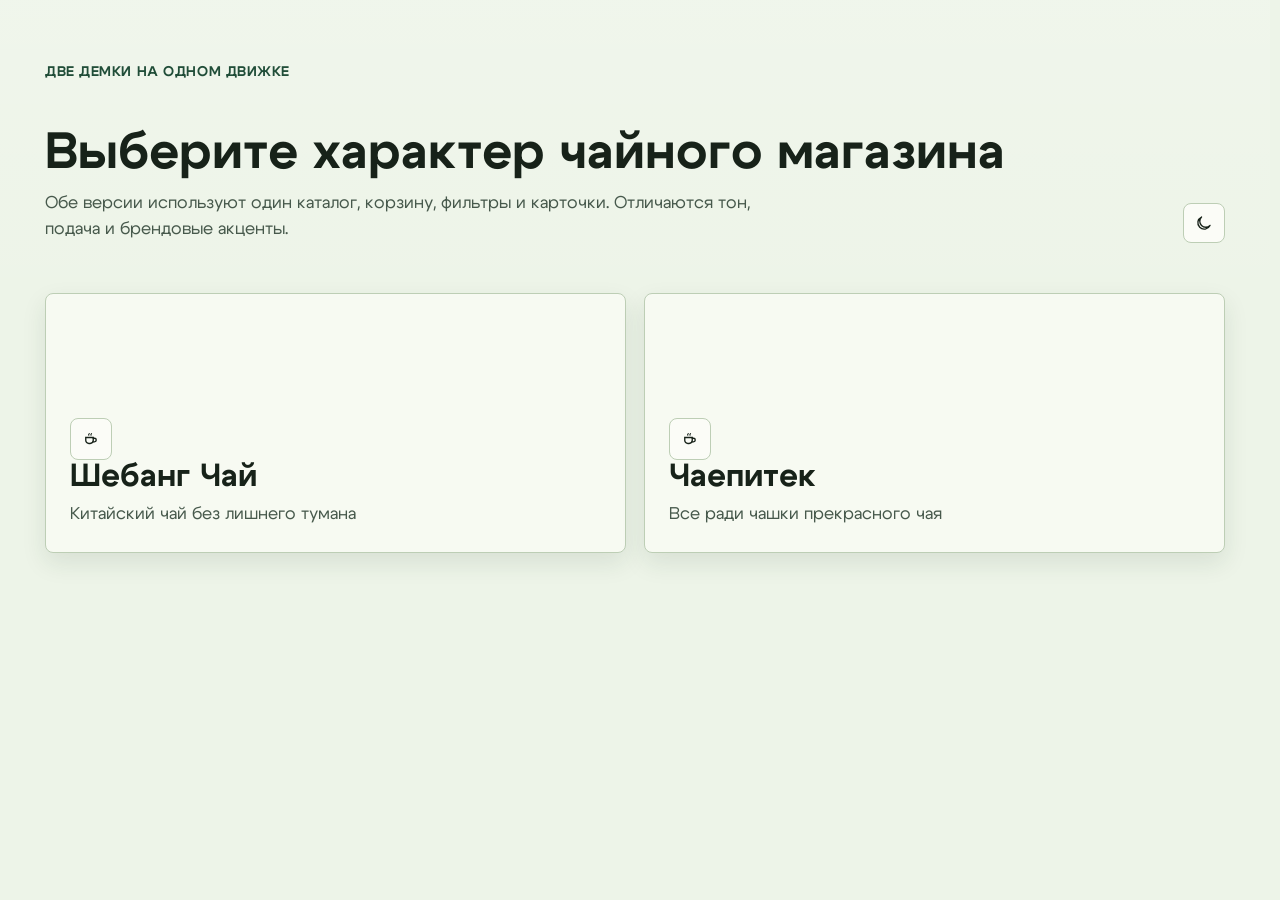
<file: index.html>
<!doctype html>
<html lang="ru">
  <head>
    <meta charset="utf-8">
    <meta name="viewport" content="width=device-width, initial-scale=1">
    <meta name="color-scheme" content="light dark">
    <title>Демка чайного магазина</title>
    <meta
      name="description"
      content="Статическая демка сайта чайной компании: каталог, карточки товара, корзина и две брендовые версии."
    >
    <link rel="stylesheet" href="styles/main.css">
  </head>
  <body>
    <tea-app></tea-app>
    <noscript>Для работы демки нужен JavaScript.</noscript>
    <script type="module" src="src/main.js"></script>
  </body>
</html>
</file>
<file: styles/main.css>
@font-face {
  font-family: "Cygre";
  src: url("../assets/fonts/cygre/Cygre-Regular.ttf") format("truetype");
  font-weight: 400;
  font-style: normal;
  font-display: swap;
}

@font-face {
  font-family: "Cygre";
  src: url("../assets/fonts/cygre/Cygre-Medium.ttf") format("truetype");
  font-weight: 500;
  font-style: normal;
  font-display: swap;
}

@font-face {
  font-family: "Cygre";
  src: url("../assets/fonts/cygre/Cygre-SemiBold.ttf") format("truetype");
  font-weight: 650;
  font-style: normal;
  font-display: swap;
}

@font-face {
  font-family: "Cygre";
  src: url("../assets/fonts/cygre/Cygre-Bold.ttf") format("truetype");
  font-weight: 700;
  font-style: normal;
  font-display: swap;
}

:root {
  color-scheme: light;
  --bg: #edf4e8;
  --bg-soft: #e3eddd;
  --surface: #f7faf2;
  --surface-strong: #fbfcf7;
  --surface-muted: #dce8d4;
  --text: #172219;
  --text-soft: #47594c;
  --muted: #66776b;
  --line: #bdceb5;
  --line-soft: #d4dfcf;
  --accent: #2f6d4f;
  --accent-strong: #204d38;
  --accent-soft: #d6eadc;
  --warning: #a96500;
  --danger: #a33b3b;
  --shadow: 0 18px 45px rgba(32, 54, 39, 0.14);
  --shadow-soft: 0 10px 24px rgba(32, 54, 39, 0.1);
  --radius: 8px;
  --header-h: 76px;
  --content: 1180px;
  --focus: 0 0 0 3px rgba(47, 109, 79, 0.22);
  --safe-bottom: env(safe-area-inset-bottom, 0px);
  --select-arrow: url("data:image/svg+xml,%3Csvg xmlns='http://www.w3.org/2000/svg' width='16' height='16' viewBox='0 0 16 16' fill='none'%3E%3Cpath d='M4 6l4 4 4-4' stroke='%2366776b' stroke-width='1.8' stroke-linecap='round' stroke-linejoin='round'/%3E%3C/svg%3E");
}

[data-theme="dark"] {
  color-scheme: dark;
  --bg: #101812;
  --bg-soft: #172219;
  --surface: #1b261e;
  --surface-strong: #223026;
  --surface-muted: #26372b;
  --text: #eef7ee;
  --text-soft: #c4d2c6;
  --muted: #9fb0a4;
  --line: #405442;
  --line-soft: #2e3f32;
  --accent: #83caa5;
  --accent-strong: #a7e0bf;
  --accent-soft: #203c2b;
  --warning: #e2ae5f;
  --danger: #ef9a9a;
  --shadow: 0 18px 45px rgba(0, 0, 0, 0.34);
  --shadow-soft: 0 10px 24px rgba(0, 0, 0, 0.25);
  --focus: 0 0 0 3px rgba(131, 202, 165, 0.24);
  --select-arrow: url("data:image/svg+xml,%3Csvg xmlns='http://www.w3.org/2000/svg' width='16' height='16' viewBox='0 0 16 16' fill='none'%3E%3Cpath d='M4 6l4 4 4-4' stroke='%239fb0a4' stroke-width='1.8' stroke-linecap='round' stroke-linejoin='round'/%3E%3C/svg%3E");
}

* {
  box-sizing: border-box;
}

html {
  min-width: 320px;
  overflow-x: clip;
  background: var(--bg);
  color: var(--text);
  scrollbar-gutter: stable;
}

body {
  margin: 0;
  min-height: 100vh;
  overflow-x: clip;
  padding-right: var(--scrollbar-gap, 0px);
  background:
    linear-gradient(180deg, rgba(255, 255, 255, 0.16), transparent 320px),
    var(--bg);
  color: var(--text);
  font-family:
    "Cygre", ui-sans-serif, system-ui, -apple-system, BlinkMacSystemFont, "Segoe UI",
    sans-serif;
  font-size: 17px;
  line-height: 1.55;
  letter-spacing: 0;
  text-rendering: optimizeLegibility;
}

body.cart-locked {
  overflow: hidden;
}

@supports not (overflow: clip) {
  html,
  body {
    overflow-x: hidden;
  }
}

button,
input,
select,
textarea {
  font: inherit;
  letter-spacing: 0;
}

button,
select,
input {
  color: inherit;
}

button {
  cursor: pointer;
}

button:disabled {
  cursor: not-allowed;
  opacity: 0.55;
}

a {
  color: var(--accent-strong);
  text-decoration: underline;
  text-decoration-thickness: 1.5px;
  text-underline-offset: 0.18em;
}

a:hover {
  color: var(--accent);
}

* {
  scrollbar-color: var(--line) var(--bg-soft);
  scrollbar-width: thin;
}

*::-webkit-scrollbar {
  width: 10px;
  height: 10px;
}

*::-webkit-scrollbar-track {
  background: var(--bg-soft);
}

*::-webkit-scrollbar-thumb {
  border: 2px solid var(--bg-soft);
  border-radius: 999px;
  background: var(--line);
}

*::-webkit-scrollbar-thumb:hover {
  background: var(--accent);
}

img {
  display: block;
  max-width: 100%;
}

tea-app {
  display: block;
  min-height: 100vh;
}

.app-shell {
  min-height: 100vh;
  display: flex;
  flex-direction: column;
}

.container {
  width: min(100% - 32px, var(--content));
  margin-inline: auto;
}

.app-header {
  position: sticky;
  top: 0;
  z-index: 40;
  min-height: var(--header-h);
  border-bottom: 1px solid var(--line-soft);
  background: color-mix(in srgb, var(--surface) 92%, transparent);
  backdrop-filter: blur(16px);
}

.header-inner {
  min-height: var(--header-h);
  display: grid;
  grid-template-columns: minmax(180px, auto) 1fr auto;
  gap: 18px;
  align-items: center;
}

.brand-link {
  min-width: 0;
  display: inline-flex;
  align-items: center;
  gap: 10px;
  color: var(--text);
  text-decoration: none;
}

.brand-link:hover {
  color: var(--accent-strong);
}

.brand-mark {
  width: 42px;
  height: 42px;
  flex: 0 0 42px;
  display: grid;
  place-items: center;
  border: 1px solid var(--line);
  border-radius: 8px;
  background: var(--surface-strong);
}

.brand-name {
  display: block;
  font-size: 19px;
  font-weight: 700;
  line-height: 1.12;
}

.brand-tagline {
  display: block;
  max-width: 220px;
  overflow: hidden;
  color: var(--muted);
  font-size: 13px;
  line-height: 1.2;
  text-overflow: ellipsis;
  white-space: nowrap;
}

.main-nav {
  display: flex;
  align-items: center;
  justify-content: center;
  gap: 8px;
  min-width: 0;
}

.main-nav::-webkit-scrollbar {
  display: none;
}

.nav-link {
  min-height: 38px;
  display: inline-flex;
  align-items: center;
  justify-content: center;
  gap: 7px;
  border: 1px solid transparent;
  border-radius: 8px;
  padding: 7px 10px;
  color: var(--text-soft);
  text-decoration: none;
  white-space: nowrap;
}

.nav-link:hover {
  border-color: var(--line);
  background: var(--surface-muted);
  color: var(--text);
  text-decoration: none;
}

.nav-link.is-active {
  border-color: var(--accent);
  background: var(--accent-soft);
  color: var(--accent-strong);
}

.brand-select,
.card-pack-select {
  appearance: none;
  min-width: 0;
  border: 1px solid var(--line);
  border-radius: 8px;
  background-color: var(--surface-strong);
  background-image: var(--select-arrow);
  background-position: right 13px center;
  background-repeat: no-repeat;
  background-size: 16px 16px;
  color: var(--text);
  outline: none;
}

.brand-select {
  min-height: 38px;
  padding: 7px 42px 7px 10px;
  font: inherit;
}

.header-actions {
  display: flex;
  align-items: center;
  justify-content: flex-end;
  gap: 8px;
}

.header-actions .icon-button,
.header-actions .text-button {
  height: 42px;
  min-height: 42px;
  padding-block: 0;
}

.mobile-menu-button,
.mobile-menu,
.mobile-menu-backdrop,
.filters-head,
.filters-backdrop,
.filter-toggle,
.mobile-gallery {
  display: none;
}

.icon-button,
.text-button,
.primary-button,
.ghost-button,
.small-button,
.danger-button {
  min-height: 40px;
  display: inline-flex;
  align-items: center;
  justify-content: center;
  gap: 8px;
  border: 1px solid var(--line);
  border-radius: 8px;
  padding: 9px 12px;
  background: var(--surface-strong);
  color: var(--text);
  text-decoration: none;
  transition:
    background-color 140ms ease,
    border-color 140ms ease,
    color 140ms ease,
    transform 140ms ease;
}

.icon-button {
  width: 42px;
  padding-inline: 0;
}

.small-button {
  min-height: 34px;
  padding: 6px 9px;
  font-size: 14px;
}

.primary-button {
  border-color: var(--accent);
  background: var(--accent);
  color: #f8fff8;
  font-weight: 700;
}

[data-theme="dark"] .primary-button {
  color: #102017;
}

.ghost-button {
  background: transparent;
}

.danger-button {
  border-color: color-mix(in srgb, var(--danger) 45%, var(--line));
  color: var(--danger);
}

.icon-button:hover,
.text-button:hover,
.ghost-button:hover,
.small-button:hover {
  border-color: var(--accent);
  background: var(--accent-soft);
  color: var(--accent-strong);
  text-decoration: none;
}

.primary-button:hover {
  border-color: var(--accent-strong);
  background: var(--accent-strong);
  color: #f8fff8;
  text-decoration: none;
  transform: translateY(-1px);
}

[data-theme="dark"] .primary-button:hover {
  color: #102017;
}

.danger-button:hover {
  background: color-mix(in srgb, var(--danger) 14%, transparent);
  text-decoration: none;
}

.mobile-menu-button.icon-button,
.filter-toggle.text-button {
  display: none;
}

.icon {
  width: 18px;
  height: 18px;
  flex: 0 0 auto;
  display: block;
}

[data-theme-icon] {
  width: 18px;
  height: 18px;
  display: grid;
  place-items: center;
  line-height: 0;
}

.cart-button {
  position: relative;
}

.cart-count {
  position: absolute;
  top: -7px;
  right: -7px;
  min-width: 20px;
  height: 20px;
  display: grid;
  place-items: center;
  border: 2px solid var(--surface);
  border-radius: 999px;
  background: var(--accent-strong);
  color: #f8fff8;
  font-size: 12px;
  font-weight: 700;
}

[data-theme="dark"] .cart-count {
  background: var(--accent-strong);
  color: #102017;
}

.main {
  flex: 1;
}

.section {
  padding-block: 42px;
}

.section.tight {
  padding-block: 28px;
}

.hero {
  padding-block: 52px 34px;
  background:
    linear-gradient(135deg, color-mix(in srgb, var(--accent-soft) 70%, transparent), transparent 62%),
    linear-gradient(180deg, transparent, color-mix(in srgb, var(--bg-soft) 70%, transparent));
}

.hero-grid {
  display: grid;
  grid-template-columns: minmax(0, 1.02fr) minmax(320px, 0.98fr);
  gap: 36px;
  align-items: center;
}

.eyebrow {
  margin: 0 0 10px;
  color: var(--accent-strong);
  font-size: 14px;
  font-weight: 700;
  letter-spacing: 0.04em;
  text-transform: uppercase;
}

.hero h1,
.page-title h1,
.product-info h1 {
  margin: 0;
  color: var(--text);
  font-size: clamp(36px, 5vw, 64px);
  line-height: 0.98;
  letter-spacing: 0;
}

.hero p {
  max-width: 640px;
  margin: 18px 0 0;
  color: var(--text-soft);
  font-size: 20px;
  line-height: 1.45;
}

.hero-actions {
  display: flex;
  flex-wrap: wrap;
  gap: 10px;
  margin-top: 26px;
}

.hero-showcase {
  min-width: 0;
  display: grid;
  grid-template-columns: repeat(2, minmax(0, 1fr));
  gap: 12px;
}

.showcase-tile {
  min-height: 132px;
  border: 1px solid var(--line-soft);
  border-radius: 8px;
  padding: 16px;
  background: color-mix(in srgb, var(--surface) 82%, transparent);
  box-shadow: var(--shadow-soft);
}

.showcase-tile strong {
  display: block;
  margin-bottom: 8px;
  font-size: 18px;
}

.showcase-tile span {
  display: block;
  color: var(--muted);
  font-size: 14px;
  line-height: 1.35;
}

.category-strip {
  display: flex;
  flex-wrap: wrap;
  gap: 10px;
  padding-block: 18px;
}

.category-chip,
.tag,
.status-pill {
  flex: 0 0 auto;
  display: inline-flex;
  align-items: center;
  max-width: 100%;
  gap: 6px;
  border: 1px solid var(--line);
  border-radius: 999px;
  padding: 6px 10px;
  background: var(--surface);
  color: var(--text-soft);
  font-size: 14px;
  line-height: 1.2;
  overflow: hidden;
  text-decoration: none;
  text-overflow: ellipsis;
  white-space: nowrap;
}

.category-chip:hover {
  border-color: var(--accent);
  background: var(--accent-soft);
  color: var(--accent-strong);
  text-decoration: none;
}

.status-pill {
  min-height: 26px;
  border-radius: 8px;
  padding: 4px 9px;
  background: color-mix(in srgb, var(--surface-strong) 88%, transparent);
  font-size: 12px;
  font-weight: 700;
  line-height: 1;
}

.status-pill.in-stock {
  border-color: color-mix(in srgb, var(--accent) 48%, var(--line));
  color: var(--accent-strong);
}

.status-pill.low-stock,
.status-pill.expected {
  border-color: color-mix(in srgb, var(--warning) 45%, var(--line));
  color: var(--warning);
}

.status-pill.out-of-stock {
  border-color: color-mix(in srgb, var(--muted) 45%, var(--line));
  color: var(--muted);
}

.page-title {
  display: flex;
  align-items: flex-end;
  justify-content: space-between;
  gap: 18px;
  padding-block: 34px 22px;
}

.page-title h1 {
  font-size: clamp(34px, 4vw, 54px);
}

.page-title p {
  max-width: 720px;
  margin: 12px 0 0;
  color: var(--text-soft);
}

.filters-band {
  padding-block: 18px;
  border-block: 1px solid var(--line-soft);
  background: color-mix(in srgb, var(--surface) 72%, transparent);
}

.filters {
  display: grid;
  grid-template-columns: 1.15fr repeat(5, minmax(118px, 1fr)) minmax(190px, auto);
  gap: 10px;
  align-items: end;
}

.field {
  display: grid;
  gap: 6px;
  min-width: 0;
}

.field label,
.field-label {
  display: inline-flex;
  align-items: center;
  gap: 6px;
  color: var(--muted);
  font-size: 13px;
  font-weight: 700;
}

.field label .icon {
  width: 16px;
  height: 16px;
}

.field input,
.field select,
.field textarea {
  width: 100%;
  min-height: 42px;
  border: 1px solid var(--line);
  border-radius: 8px;
  padding: 8px 10px;
  background: var(--surface-strong);
  color: var(--text);
  outline: none;
}

.field textarea {
  min-height: 112px;
  resize: vertical;
}

.field select {
  appearance: none;
  padding-right: 42px;
  background-color: var(--surface-strong);
  background-image: var(--select-arrow);
  background-position: right 13px center;
  background-repeat: no-repeat;
  background-size: 16px 16px;
}

.price-fields {
  display: grid;
  grid-template-columns: 1fr 1fr;
  gap: 8px;
}

.field input:focus,
.field select:focus,
.field textarea:focus,
button:focus-visible,
a:focus-visible {
  outline: none;
  box-shadow: var(--focus);
}

.catalog-meta {
  display: flex;
  flex-wrap: wrap;
  align-items: center;
  justify-content: space-between;
  gap: 12px;
  padding-block: 22px 16px;
  color: var(--muted);
  font-size: 15px;
}

.catalog-meta-main {
  min-width: 0;
  display: grid;
  gap: 8px;
}

.catalog-meta-line {
  display: flex;
  flex-wrap: wrap;
  align-items: center;
  gap: 10px;
}

.catalog-count {
  color: var(--text-soft);
}

.active-filters {
  display: flex;
  flex-wrap: wrap;
  gap: 6px;
}

.active-filters span {
  min-height: 24px;
  display: inline-flex;
  align-items: center;
  border: 1px solid var(--line-soft);
  border-radius: 999px;
  padding: 3px 8px;
  background: color-mix(in srgb, var(--surface-strong) 78%, transparent);
  color: var(--muted);
  font-size: 12px;
  line-height: 1.15;
}

.catalog-meta .filter-toggle {
  margin-left: auto;
}

.product-grid {
  display: grid;
  grid-template-columns: repeat(4, minmax(0, 1fr));
  gap: 16px;
}

.product-card {
  display: grid;
  grid-template-rows: auto 1fr auto;
  min-height: 100%;
  overflow: hidden;
  border: 1px solid var(--line-soft);
  border-radius: 8px;
  background: var(--surface);
  box-shadow: var(--shadow-soft);
  transition:
    border-color 140ms ease,
    background-color 140ms ease,
    opacity 140ms ease;
}

.product-card.is-unavailable {
  border-color: color-mix(in srgb, var(--line-soft) 78%, var(--muted));
  background: color-mix(in srgb, var(--surface) 76%, var(--bg-soft));
}

.product-card.is-unavailable .product-media img {
  filter: grayscale(0.62) saturate(0.5) opacity(0.68);
}

.product-card.is-unavailable .product-body,
.product-card.is-unavailable .product-footer {
  opacity: 0.72;
}

.product-media {
  position: relative;
  aspect-ratio: 4 / 3;
  overflow: hidden;
  background: var(--surface-muted);
}

.product-card .product-media .status-pill {
  position: absolute;
  top: 10px;
  right: 10px;
  z-index: 2;
  max-width: calc(100% - 20px);
  opacity: 0;
  pointer-events: none;
  transform: translateY(-4px);
  transition:
    opacity 140ms ease,
    transform 140ms ease;
}

.product-card:hover .product-media .status-pill,
.product-card .product-media:hover .status-pill {
  opacity: 1;
  transform: translateY(0);
}

.product-media img {
  width: 100%;
  height: 100%;
  object-fit: cover;
}

.product-body {
  display: grid;
  gap: 10px;
  padding: 14px;
}

.product-topline {
  display: flex;
  align-items: center;
  justify-content: space-between;
  gap: 10px;
  color: var(--muted);
  font-size: 14px;
}

.product-topline > .product-type {
  min-width: 0;
  overflow: hidden;
  text-overflow: ellipsis;
  white-space: nowrap;
}

.product-metrics {
  flex: 0 0 auto;
  display: inline-flex;
  align-items: center;
  gap: 7px;
  color: var(--muted);
  font-size: 13px;
  line-height: 1;
  white-space: nowrap;
}

.metric {
  display: inline-flex;
  align-items: center;
  gap: 3px;
}

.metric .icon {
  width: 15px;
  height: 15px;
  color: var(--warning);
}

.metric + .metric .icon {
  color: var(--muted);
}

.product-title {
  margin: 0;
  font-size: 19px;
  line-height: 1.2;
}

.product-title a {
  color: var(--text);
  text-decoration: none;
}

.product-title a:hover {
  color: var(--accent-strong);
  text-decoration: underline;
}

.taste-list,
.tag-list {
  display: flex;
  flex-wrap: wrap;
  gap: 5px;
  align-content: flex-start;
}

.tag {
  height: 24px;
  padding: 0 8px;
  font-size: 12px;
  line-height: 1;
}

a.tag {
  text-decoration: none;
}

a.tag:hover {
  border-color: var(--accent);
  background: var(--accent-soft);
  color: var(--accent-strong);
}

.taste-list {
  min-height: 53px;
  max-height: 53px;
  overflow: hidden;
}

.product-footer {
  display: grid;
  gap: 10px;
  padding: 0 14px 14px;
}

.price-line {
  display: flex;
  align-items: baseline;
  justify-content: space-between;
  gap: 10px;
}

.price {
  color: var(--text);
  font-size: 22px;
  font-weight: 700;
  line-height: 1;
}

.card-actions {
  display: grid;
  grid-template-columns: minmax(96px, 0.68fr) minmax(0, 1fr);
  align-items: center;
  gap: 8px;
}

.card-pack-select {
  width: 100%;
  height: 42px;
  min-height: 42px;
  padding: 8px 42px 8px 9px;
  font-size: 17px;
}

.card-actions .primary-button {
  width: 100%;
  height: 42px;
  min-height: 42px;
  min-width: 0;
  padding-inline: 10px;
}

.product-layout {
  display: grid;
  grid-template-columns: minmax(320px, 0.92fr) minmax(0, 1.08fr);
  gap: 34px;
  align-items: start;
  padding-block: 34px;
}

.product-gallery {
  position: sticky;
  top: calc(var(--header-h) + 20px);
}

.main-photo {
  overflow: hidden;
  border: 1px solid var(--line-soft);
  border-radius: 8px;
  background: var(--surface-muted);
  box-shadow: var(--shadow);
}

.main-photo img {
  width: 100%;
  aspect-ratio: 4 / 3;
  object-fit: cover;
}

.thumb-grid {
  display: grid;
  grid-template-columns: repeat(4, 1fr);
  gap: 8px;
  margin-top: 10px;
}

.thumb-grid img {
  width: 100%;
  aspect-ratio: 4 / 3;
  border: 1px solid var(--line-soft);
  border-radius: 8px;
  object-fit: cover;
  background: var(--surface-muted);
}

.product-info {
  min-width: 0;
}

.product-info-head {
  display: flex;
  align-items: flex-start;
  justify-content: space-between;
  gap: 16px;
}

.back-to-catalog .icon {
  transform: rotate(180deg);
}

.crumbs {
  display: flex;
  flex-wrap: wrap;
  gap: 8px;
  margin-bottom: 16px;
  color: var(--muted);
  font-size: 14px;
}

.crumbs a {
  color: var(--muted);
}

.product-info h1 {
  font-size: clamp(34px, 4vw, 52px);
}

.product-summary {
  display: grid;
  gap: 12px;
  margin-top: 18px;
}

.product-status-row {
  display: flex;
  flex-wrap: wrap;
  gap: 8px;
  margin-top: 14px;
}

.buy-panel {
  min-width: 0;
  display: grid;
  grid-template-columns: minmax(130px, auto) 1fr;
  gap: 12px;
  align-items: end;
  margin-top: 18px;
  padding: 16px 0;
  border-block: 1px solid var(--line-soft);
}

.buy-panel .field select,
.buy-panel .primary-button {
  min-width: 0;
  max-width: 100%;
  height: 42px;
  min-height: 42px;
}

.buy-panel .field,
.buy-panel .field select {
  min-width: 0;
}

.buy-panel .field select,
.buy-panel .primary-button span {
  overflow: hidden;
  text-overflow: ellipsis;
  white-space: nowrap;
}

.content-block {
  padding-block: 22px;
  border-bottom: 1px solid var(--line-soft);
}

.content-block h2 {
  margin: 0 0 12px;
  font-size: 24px;
  line-height: 1.2;
}

.content-block p {
  margin: 0;
  color: var(--text-soft);
}

.description-text.is-clamped {
  max-height: 5.1em;
  overflow: hidden;
  position: relative;
}

.description-text.is-clamped::after {
  content: "";
  position: absolute;
  inset: auto 0 0;
  height: 2.6em;
  background: linear-gradient(transparent, var(--bg));
}

.brewing-grid {
  display: grid;
  grid-template-columns: repeat(4, minmax(0, 1fr));
  gap: 10px;
}

.brewing-item,
.review,
.info-item {
  border: 1px solid var(--line-soft);
  border-radius: 8px;
  padding: 12px;
  background: color-mix(in srgb, var(--surface) 86%, transparent);
}

.brewing-item span,
.info-item span {
  display: block;
  color: var(--muted);
  font-size: 13px;
  font-weight: 700;
}

.brewing-item strong,
.info-item strong {
  display: block;
  margin-top: 3px;
  font-size: 18px;
}

.term {
  position: relative;
  display: inline-flex;
  align-items: center;
  border: 0;
  border-bottom: 1px dotted var(--accent);
  padding: 0;
  background: transparent;
  color: var(--accent-strong);
  font-weight: 700;
}

.term::after {
  content: attr(data-tooltip);
  position: absolute;
  z-index: 30;
  left: 0;
  bottom: calc(100% + 8px);
  width: min(280px, 78vw);
  border: 1px solid var(--line);
  border-radius: 8px;
  padding: 10px 12px;
  background: var(--surface-strong);
  box-shadow: var(--shadow-soft);
  color: var(--text);
  font-size: 14px;
  font-weight: 500;
  line-height: 1.35;
  opacity: 0;
  pointer-events: none;
  transform: translateY(4px);
  transition: opacity 130ms ease, transform 130ms ease;
}

.term:hover::after,
.term:focus-visible::after,
.term.is-tooltip-open::after {
  opacity: 1;
  transform: translateY(0);
}

tea-app.suppress-hover .term::after {
  opacity: 0 !important;
  transform: translateY(4px) !important;
}

tea-app.suppress-hover .product-card .product-media .status-pill {
  opacity: 0 !important;
  transform: translateY(-4px) !important;
}

@media (hover: none) and (pointer: coarse) {
  .term:hover::after,
  .term:focus-visible::after {
    opacity: 0;
    transform: translateY(4px);
  }

  .term.is-tooltip-open::after {
    opacity: 1;
    transform: translateY(0);
  }
}

.review-list {
  display: grid;
  gap: 10px;
}

.review-head {
  display: flex;
  align-items: center;
  justify-content: space-between;
  gap: 12px;
  margin-bottom: 8px;
}

.rating {
  color: var(--warning);
  font-weight: 700;
}

.review-form {
  display: grid;
  gap: 12px;
  margin-top: 14px;
  border: 1px solid var(--line-soft);
  border-radius: 8px;
  padding: 14px;
  background: color-mix(in srgb, var(--surface-strong) 72%, transparent);
}

.review-form h3 {
  margin: 0;
  font-size: 19px;
  line-height: 1.2;
}

.review-form-grid {
  display: grid;
  grid-template-columns: minmax(0, 1fr) minmax(150px, 0.42fr);
  gap: 10px;
}

.rating-field {
  align-content: start;
}

.star-rating {
  min-height: 42px;
  display: inline-flex;
  flex-direction: row-reverse;
  justify-content: flex-end;
  align-items: center;
  gap: 2px;
}

.star-radio,
.field input.star-radio {
  position: absolute;
  width: 1px;
  height: 1px;
  min-height: 0;
  margin: 0;
  padding: 0;
  border: 0;
  opacity: 0;
  pointer-events: none;
}

.star-rating label {
  width: 26px;
  height: 34px;
  display: grid;
  place-items: center;
  color: var(--line);
  cursor: pointer;
  font-size: 27px;
  line-height: 1;
  transition: color 120ms ease, transform 120ms ease;
}

.star-rating label:hover,
.star-rating label:hover ~ label,
.star-rating .star-radio:checked ~ label {
  color: var(--warning);
}

.star-rating label:hover {
  transform: translateY(-1px);
}

.star-rating .star-radio:focus-visible + label {
  border-radius: 6px;
  box-shadow: var(--focus);
}

.review-form-actions {
  display: flex;
  flex-wrap: wrap;
  align-items: center;
  gap: 10px;
}

.form-note {
  color: var(--muted);
  font-size: 13px;
  line-height: 1.35;
}

.static-page {
  padding-block: 36px 54px;
}

.static-grid {
  display: grid;
  grid-template-columns: repeat(3, minmax(0, 1fr));
  gap: 16px;
  margin-top: 22px;
}

.static-item {
  border-left: 3px solid var(--accent);
  padding: 4px 0 4px 16px;
}

.empty-state,
.loading-state,
.error-state {
  display: grid;
  place-items: center;
  min-height: 360px;
  padding: 36px 18px;
  text-align: center;
}

.state-box {
  max-width: 520px;
}

.state-box h1,
.state-box h2 {
  margin: 0 0 10px;
}

.state-box p {
  margin: 0 0 18px;
  color: var(--text-soft);
}

.loader-cup {
  width: 78px;
  height: 78px;
  margin: 0 auto 18px;
  display: grid;
  place-items: center;
}

.loader-steam {
  transform-origin: 50% 70%;
  animation: steam 1.8s ease-in-out infinite;
}

@keyframes steam {
  0%,
  100% {
    opacity: 0.35;
    transform: translateY(6px);
  }

  50% {
    opacity: 1;
    transform: translateY(-6px);
  }
}

.brand-chooser {
  padding-block: 62px;
}

.chooser-grid {
  display: grid;
  grid-template-columns: repeat(2, minmax(0, 1fr));
  gap: 18px;
  margin-top: 28px;
}

.chooser-link {
  min-height: 260px;
  display: grid;
  align-content: end;
  border: 1px solid var(--line);
  border-radius: 8px;
  padding: 24px;
  background: var(--surface);
  box-shadow: var(--shadow-soft);
  color: var(--text);
  text-decoration: none;
}

.chooser-link:hover {
  border-color: var(--accent);
  background: var(--surface-strong);
  color: var(--text);
  text-decoration: none;
}

.chooser-link h2 {
  margin: 0 0 8px;
  font-size: 32px;
  line-height: 1.05;
}

.chooser-link p {
  margin: 0;
  color: var(--text-soft);
}

.app-footer {
  border-top: 1px solid var(--line-soft);
  padding-block: 26px;
  background: color-mix(in srgb, var(--surface) 58%, transparent);
}

.footer-inner {
  display: flex;
  flex-wrap: wrap;
  align-items: center;
  justify-content: space-between;
  gap: 14px;
  color: var(--muted);
  font-size: 14px;
}

.footer-links {
  display: flex;
  flex-wrap: wrap;
  gap: 10px;
}

.footer-links a {
  color: var(--text-soft);
}

.mobile-menu-backdrop,
.filters-backdrop {
  position: fixed;
  inset: 0;
  z-index: 70;
  background: rgba(9, 15, 11, 0.34);
  opacity: 0;
  pointer-events: none;
  transition: opacity 220ms ease;
}

.mobile-menu-backdrop.is-open,
.filters-backdrop.is-open {
  opacity: 1;
  pointer-events: auto;
}

.mobile-menu {
  position: fixed;
  z-index: 75;
  top: 0;
  left: 0;
  width: min(360px, 100%);
  height: 100vh;
  height: 100dvh;
  grid-template-rows: auto auto auto 1fr;
  gap: 16px;
  border-right: 1px solid var(--line);
  padding: 18px 18px calc(18px + var(--safe-bottom));
  background: var(--surface);
  box-shadow: var(--shadow);
  transform: translateX(-104%);
  visibility: hidden;
  transition:
    transform 240ms cubic-bezier(0.22, 1, 0.36, 1),
    visibility 0s linear 240ms;
  touch-action: pan-y;
}

.mobile-menu.is-open {
  transform: translateX(0);
  visibility: visible;
  transition: transform 240ms cubic-bezier(0.22, 1, 0.36, 1);
}

.mobile-menu-head {
  display: flex;
  align-items: center;
  justify-content: flex-start;
  gap: 12px;
}

.mobile-menu-head-actions {
  display: flex;
  align-items: center;
  gap: 8px;
}

.mobile-menu-head strong {
  min-width: 0;
  overflow: hidden;
  text-overflow: ellipsis;
  white-space: nowrap;
}

.mobile-menu-links,
.mobile-menu-section {
  display: grid;
  gap: 8px;
}

.mobile-menu-section > span {
  color: var(--muted);
  font-size: 13px;
  font-weight: 700;
}

.mobile-menu .nav-link {
  justify-content: flex-start;
  width: 100%;
}

.mobile-menu .brand-select {
  width: 100%;
  min-height: 42px;
}

.cart-backdrop {
  position: fixed;
  inset: 0;
  z-index: 80;
  background: rgba(9, 15, 11, 0.46);
  opacity: 0;
  pointer-events: none;
  transition: opacity 220ms ease;
}

.cart-backdrop.is-open {
  opacity: 1;
  pointer-events: auto;
}

.cart-drawer {
  position: fixed;
  z-index: 90;
  top: 0;
  right: 0;
  width: min(430px, calc(100vw - env(safe-area-inset-right, 0px)));
  max-width: 100%;
  height: 100vh;
  height: 100dvh;
  display: grid;
  grid-template-rows: auto minmax(0, 1fr) auto;
  border-left: 1px solid var(--line);
  background: var(--surface);
  box-shadow: var(--shadow);
  transform: translateX(104%);
  visibility: hidden;
  transition:
    transform 240ms cubic-bezier(0.22, 1, 0.36, 1),
    visibility 0s linear 240ms;
  touch-action: pan-y;
  will-change: transform;
}

.cart-drawer.is-open {
  transform: translateX(0);
  visibility: visible;
  transition: transform 240ms cubic-bezier(0.22, 1, 0.36, 1);
}

.cart-head {
  display: flex;
  align-items: center;
  justify-content: space-between;
  gap: 12px;
  padding: 18px;
  border-bottom: 1px solid var(--line-soft);
}

.cart-head h2 {
  margin: 0;
  font-size: 24px;
}

.cart-items {
  min-height: 0;
  overflow: auto;
  padding: 14px 18px;
  overscroll-behavior: contain;
}

.cart-item {
  display: grid;
  grid-template-columns: 68px 1fr;
  gap: 12px;
  padding-block: 12px;
  border-bottom: 1px solid var(--line-soft);
}

.cart-item-media {
  display: block;
  align-self: start;
  color: inherit;
  text-decoration: none;
}

.cart-item img {
  width: 68px;
  height: 68px;
  border: 1px solid var(--line-soft);
  border-radius: 8px;
  object-fit: cover;
  background: var(--surface-muted);
}

.cart-item h3 {
  margin: 0 0 4px;
  font-size: 16px;
  line-height: 1.2;
}

.cart-item h3 a {
  color: var(--text);
  text-decoration: none;
}

.cart-item h3 a:hover {
  color: var(--accent-strong);
}

.cart-item p {
  margin: 0;
  color: var(--muted);
  font-size: 13px;
}

.qty-controls {
  display: flex;
  align-items: center;
  justify-content: space-between;
  gap: 8px;
  margin-top: 10px;
}

.stepper {
  display: inline-grid;
  grid-template-columns: 34px minmax(34px, auto) 34px;
  align-items: center;
  border: 1px solid var(--line);
  border-radius: 8px;
  overflow: hidden;
}

.stepper button {
  width: 34px;
  height: 34px;
  border: 0;
  background: var(--surface-strong);
}

.stepper span {
  min-width: 34px;
  text-align: center;
  font-weight: 700;
}

.cart-summary {
  display: grid;
  gap: 12px;
  padding: 18px 18px calc(18px + var(--safe-bottom));
  border-top: 1px solid var(--line-soft);
  background: color-mix(in srgb, var(--surface-strong) 82%, transparent);
}

.cart-summary-actions {
  display: grid;
  grid-template-columns: minmax(0, 0.72fr) minmax(0, 1.28fr);
  gap: 8px;
}

.cart-summary-actions.is-single {
  grid-template-columns: 1fr;
}

.cart-summary-actions .primary-button,
.cart-summary-actions .danger-button {
  min-width: 0;
  width: 100%;
}

.summary-row {
  display: flex;
  align-items: center;
  justify-content: space-between;
  gap: 12px;
}

.summary-row strong {
  font-size: 21px;
}

.toast {
  position: fixed;
  z-index: 120;
  right: 18px;
  bottom: 18px;
  max-width: min(380px, calc(100vw - 36px));
  border: 1px solid var(--line);
  border-radius: 8px;
  padding: 12px 14px;
  background: var(--surface-strong);
  box-shadow: var(--shadow);
  color: var(--text);
}

.visually-hidden {
  position: absolute;
  width: 1px;
  height: 1px;
  overflow: hidden;
  clip: rect(0 0 0 0);
  white-space: nowrap;
}

@media (max-width: 1060px) {
  .header-inner {
    grid-template-columns: 1fr auto;
  }

  .brand-link {
    grid-column: 1;
    grid-row: 1;
  }

  .main-nav {
    grid-column: 1 / -1;
    grid-row: 2;
    justify-content: flex-start;
    overflow-x: auto;
    padding-bottom: 10px;
    scrollbar-width: none;
  }

  .header-actions {
    grid-column: 2;
    grid-row: 1;
  }

  .app-header {
    --header-h: 112px;
  }

  .filters {
    grid-template-columns: repeat(3, minmax(0, 1fr));
  }

  .product-grid {
    grid-template-columns: repeat(3, minmax(0, 1fr));
  }
}

@media (max-width: 820px) {
  :root {
    --header-h: 72px;
  }

  html,
  body {
    max-width: 100%;
    overflow-x: hidden;
  }

  body {
    font-size: 16px;
  }

  .app-shell,
  .main,
  .product-layout,
  .product-info {
    max-width: 100%;
    overflow-x: clip;
  }

  .container {
    width: min(100% - 24px, var(--content));
  }

  .header-inner {
    grid-template-columns: auto minmax(0, 1fr) auto;
    gap: 10px;
    padding-block: 8px;
  }

  .brand-link {
    grid-column: 2;
    grid-row: 1;
    justify-self: center;
  }

  .header-actions {
    display: contents;
  }

  .main-nav,
  .theme-button,
  .brand-tagline,
  .nav-link.optional {
    display: none;
  }

  .cart-button {
    grid-column: 3;
    grid-row: 1;
    width: 42px;
    padding-inline: 0;
  }

  .cart-button .button-text {
    position: absolute;
    width: 1px;
    height: 1px;
    overflow: hidden;
    clip: rect(0 0 0 0);
    white-space: nowrap;
  }

  .mobile-menu-button.icon-button {
    grid-column: 1;
    grid-row: 1;
    display: inline-flex;
  }

  .mobile-menu {
    display: grid;
  }

  .mobile-menu-backdrop {
    display: block;
  }

  .cart-drawer {
    left: 0;
    right: 0;
    width: auto;
    max-width: none;
    overflow-x: hidden;
    border-left: 0;
    transform: translateX(calc(100% + 2px));
  }

  .cart-head,
  .cart-items {
    padding-right: max(14px, calc(env(safe-area-inset-right, 0px) + 14px));
    padding-left: max(14px, calc(env(safe-area-inset-left, 0px) + 14px));
  }

  .cart-summary {
    padding-right: max(14px, calc(env(safe-area-inset-right, 0px) + 14px));
    padding-left: max(14px, calc(env(safe-area-inset-left, 0px) + 14px));
  }

  .summary-row {
    min-width: 0;
  }

  .summary-row span,
  .summary-row strong {
    min-width: 0;
  }

  .hero {
    padding-block: 38px 24px;
  }

  .hero-grid,
  .product-layout,
  .chooser-grid {
    grid-template-columns: 1fr;
  }

  .hero h1,
  .page-title h1,
  .product-info h1 {
    font-size: 38px;
  }

  .hero p {
    font-size: 18px;
  }

  .hero-showcase {
    grid-template-columns: 1fr 1fr;
  }

  .filters-backdrop {
    display: block;
  }

  .filters-band {
    position: fixed;
    z-index: 74;
    top: 0;
    right: 0;
    bottom: 0;
    height: 100vh;
    height: 100dvh;
    width: min(380px, 100%);
    max-width: 100%;
    padding: 0;
    border-block: 0;
    border-left: 1px solid var(--line);
    background: var(--surface);
    box-shadow: var(--shadow);
    transform: translateX(104%);
    visibility: hidden;
    transition:
      transform 240ms cubic-bezier(0.22, 1, 0.36, 1),
      visibility 0s linear 240ms;
    touch-action: pan-y;
  }

  .filters-band.is-open {
    transform: translateX(0);
    visibility: visible;
    transition: transform 240ms cubic-bezier(0.22, 1, 0.36, 1);
  }

  .filters-panel {
    width: 100%;
    height: 100%;
    margin: 0;
    padding: 16px 16px calc(16px + var(--safe-bottom));
    overflow: auto;
  }

  .filters-head {
    display: flex;
    align-items: center;
    justify-content: space-between;
    gap: 12px;
    margin-bottom: 14px;
  }

  .filters {
    grid-template-columns: 1fr;
  }

  .filter-toggle.text-button {
    display: inline-flex;
  }

  .product-grid {
    grid-template-columns: repeat(2, minmax(0, 1fr));
  }

  .product-gallery {
    position: static;
    min-width: 0;
  }

  .desktop-gallery {
    display: none;
  }

  .mobile-gallery {
    max-width: 100%;
    display: flex;
    gap: 10px;
    overflow-x: auto;
    scroll-snap-type: x mandatory;
    scrollbar-width: none;
  }

  .mobile-gallery::-webkit-scrollbar {
    display: none;
  }

  .gallery-slide {
    flex: 0 0 100%;
    min-width: 100%;
    border: 1px solid var(--line-soft);
    border-radius: 8px;
    padding: 0;
    overflow: hidden;
    background: var(--surface-muted);
    scroll-snap-align: start;
  }

  .gallery-slide img {
    width: 100%;
    aspect-ratio: 4 / 3;
    object-fit: cover;
  }

  .brewing-grid,
  .static-grid {
    grid-template-columns: 1fr 1fr;
  }

  .review-form-grid {
    grid-template-columns: 1fr;
  }

  .product-layout {
    min-width: 0;
    padding-bottom: calc(104px + var(--safe-bottom));
  }

  .buy-panel {
    position: fixed;
    z-index: 55;
    left: 50%;
    right: auto;
    bottom: max(12px, calc(var(--safe-bottom) + 8px));
    width: calc(100% - 24px - env(safe-area-inset-left, 0px) - env(safe-area-inset-right, 0px));
    max-width: 520px;
    grid-template-columns: minmax(0, 0.78fr) minmax(0, 1fr);
    gap: 8px;
    align-items: stretch;
    margin: 0;
    border: 1px solid var(--line);
    border-radius: 8px;
    padding: 10px;
    background: color-mix(in srgb, var(--surface) 94%, transparent);
    box-shadow: var(--shadow);
    backdrop-filter: blur(16px);
    contain: layout paint;
    overflow: hidden;
    transform: translateX(-50%);
  }

  .buy-panel .field {
    gap: 0;
  }

  .buy-panel .field label {
    position: absolute;
    width: 1px;
    height: 1px;
    overflow: hidden;
    clip: rect(0 0 0 0);
    white-space: nowrap;
  }

  .buy-panel .field select,
  .buy-panel .primary-button {
    height: 42px;
    min-height: 42px;
  }

  .buy-panel .primary-button {
    min-width: 0;
    padding-inline: 8px;
  }
}

@media (max-width: 560px) {
  .app-header {
    --header-h: 72px;
  }

  .brand-mark {
    width: 38px;
    height: 38px;
    flex-basis: 38px;
  }

  .brand-name {
    font-size: 17px;
  }

  .header-actions .text-button {
    width: 42px;
    padding-inline: 0;
  }

  .header-actions .text-button .button-text {
    position: absolute;
    width: 1px;
    height: 1px;
    overflow: hidden;
    clip: rect(0 0 0 0);
    white-space: nowrap;
  }

  .section {
    padding-block: 30px;
  }

  .hero-showcase,
  .product-grid,
  .static-grid {
    grid-template-columns: 1fr;
  }

  .page-title {
    display: block;
  }

  .card-actions {
    grid-template-columns: minmax(96px, 0.68fr) minmax(0, 1fr);
  }

  .brewing-grid {
    grid-template-columns: 1fr 1fr;
  }

  .product-layout {
    padding-bottom: calc(104px + var(--safe-bottom));
  }

  .buy-panel {
    position: fixed;
    z-index: 55;
    left: 50%;
    right: auto;
    bottom: max(12px, calc(var(--safe-bottom) + 8px));
    width: calc(100% - 24px - env(safe-area-inset-left, 0px) - env(safe-area-inset-right, 0px));
    max-width: 520px;
    grid-template-columns: minmax(0, 0.78fr) minmax(0, 1fr);
    gap: 8px;
    align-items: stretch;
    margin: 0;
    border: 1px solid var(--line);
    border-radius: 8px;
    padding: 10px;
    background: color-mix(in srgb, var(--surface) 94%, transparent);
    box-shadow: var(--shadow);
    backdrop-filter: blur(16px);
    contain: layout paint;
    overflow: hidden;
    transform: translateX(-50%);
  }

  .buy-panel .field {
    gap: 0;
  }

  .buy-panel .field label {
    position: absolute;
    width: 1px;
    height: 1px;
    overflow: hidden;
    clip: rect(0 0 0 0);
    white-space: nowrap;
  }

  .buy-panel .field select,
  .buy-panel .primary-button {
    height: 42px;
    min-height: 42px;
  }

  .buy-panel .primary-button {
    min-width: 0;
    padding-inline: 8px;
  }

  .product-title {
    font-size: 18px;
  }

  .price {
    font-size: 20px;
  }

  .cart-drawer {
    left: 0;
    right: 0;
    width: auto;
    max-width: none;
    border-left: 0;
  }

  .product-card .taste-list {
    min-height: 0;
    max-height: none;
  }
}
</file>
